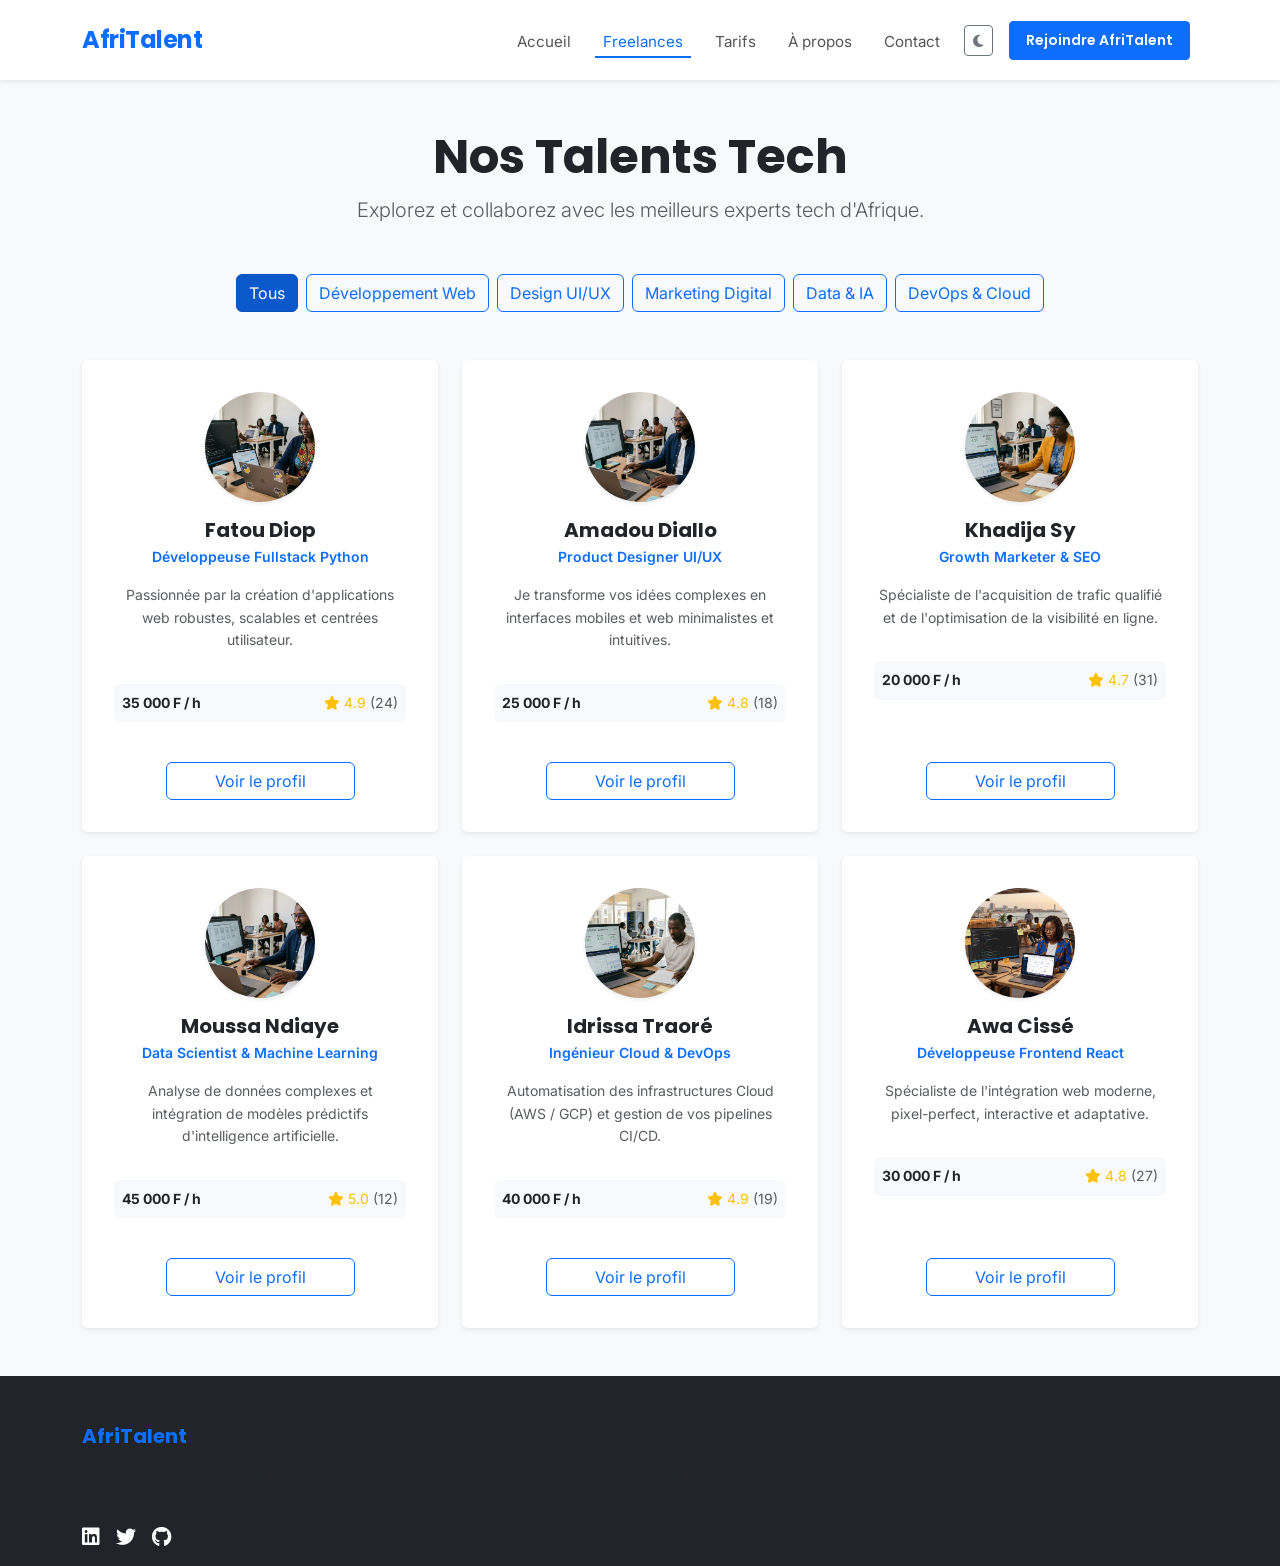
<file: freelances.html>
<!DOCTYPE html>
<html lang="fr">
<head>
    <meta charset="UTF-8">
    <meta name="viewport" content="width=device-width, initial-scale=1.0">
    <title>AfriTalent - Nos Freelances Tech</title>
    <link href="https://cdn.jsdelivr.net/npm/bootstrap@5.3.3/dist/css/bootstrap.min.css" rel="stylesheet">
    <link href="https://cdnjs.cloudflare.com/ajax/libs/font-awesome/6.4.0/css/all.min.css" rel="stylesheet">
    <link rel="stylesheet" href="css/style.css">
</head>
<body>

    <header>
        <nav class="navbar navbar-expand-lg navbar-light bg-light sticky-top shadow-sm" id="mainNavbar">
            <div class="container">
                <a class="navbar-brand fw-bold text-primary" href="index.html">AfriTalent</a>
                
                <button class="navbar-toggler" type="button" data-bs-toggle="collapse" data-bs-target="#navbarNav">
                    <span class="navbar-toggler-icon"></span>
                </button>
                
                <div class="collapse navbar-collapse" id="navbarNav">
                    <ul class="navbar-nav ms-auto align-items-center">
                        <li class="nav-item"><a class="nav-link" href="index.html">Accueil</a></li>
                        <li class="nav-item"><a class="nav-link active" href="freelances.html">Freelances</a></li>
                        <li class="nav-item"><a class="nav-link" href="tarifs.html">Tarifs</a></li>
                        <li class="nav-item"><a class="nav-link" href="about.html">À propos</a></li>
                        <li class="nav-item"><a class="nav-link" href="contact.html">Contact</a></li>
                        
                        <li class="nav-item mx-2">
                            <button class="btn btn-outline-secondary btn-sm" id="darkModeToggle">
                                <i class="fas fa-moon"></i>
                            </button>
                        </li>
                        <li class="nav-item">
                            <a class="btn btn-primary btn-sm px-3" href="#" data-bs-toggle="modal" data-bs-target="#registerModal">Rejoindre AfriTalent</a>
                        </li>
                    </ul>
                </div>
            </div>
        </nav>
    </header>

    <main class="py-5 bg-light">
        <div class="container">
            
            <div class="text-center mb-5">
                <h1 class="display-5 fw-bold text-dark">Nos Talents Tech</h1>
                <p class="lead text-muted">Explorez et collaborez avec les meilleurs experts tech d'Afrique.</p>
            </div>

            <div class="row mb-5">
                <div class="col-12 d-flex justify-content-center">
                    <div class="d-flex flex-wrap justify-content-center gap-2" id="filterContainer">
                        <button class="btn btn-primary filter-btn active" data-filter="all">Tous</button>
                        <button class="btn btn-outline-primary filter-btn" data-filter="web">Développement Web</button>
                        <button class="btn btn-outline-primary filter-btn" data-filter="design">Design UI/UX</button>
                        <button class="btn btn-outline-primary filter-btn" data-filter="marketing">Marketing Digital</button>
                        <button class="btn btn-outline-primary filter-btn" data-filter="data">Data & IA</button>
                        <button class="btn btn-outline-primary filter-btn" data-filter="devops">DevOps & Cloud</button>
                    </div>
                </div>
            </div>

            <div class="row row-cols-1 row-cols-md-2 row-cols-lg-3 g-4 justify-content-center" id="freelanceGrid">
                
                <div class="col freelance-item" data-category="web">
                    <div class="card h-100 border-0 shadow-sm text-center p-3">
                        <div class="d-flex justify-content-center mt-3">
                            <img src="image/dev2.jpeg" class="rounded-circle img-fluid shadow-sm" alt="Fatou Diop" style="width: 110px; height: 110px; object-fit: cover;">
                        </div>
                        <div class="card-body d-flex flex-column align-items-center">
                            <h5 class="card-title fw-bold mb-1">Fatou Diop</h5>
                            <p class="text-primary small fw-semibold mb-3">Développeuse Fullstack Python</p>
                            <p class="card-text text-muted small">Passionnée par la création d'applications web robustes, scalables et centrées utilisateur.</p>
                            
                            <div class="d-flex justify-content-between align-items-center bg-light p-2 rounded my-3 w-100">
                                <span class="small text-dark fw-bold">35 000 F / h</span>
                                <span class="text-warning small">
                                    <i class="fas fa-star"></i> 4.9 <span class="text-muted">(24)</span>
                                </span>
                            </div>
                        </div>
                        <div class="card-footer bg-transparent border-0 mb-2 d-flex justify-content-center">
                            <a href="#" class="btn btn-outline-primary px-5">Voir le profil</a>
                        </div>
                    </div>
                </div>

                <div class="col freelance-item" data-category="design">
                    <div class="card h-100 border-0 shadow-sm text-center p-3">
                        <div class="d-flex justify-content-center mt-3">
                            <img src="image/mou.jpeg" class="rounded-circle img-fluid shadow-sm" alt="Amadou Diallo" style="width: 110px; height: 110px; object-fit: cover;">
                        </div>
                        <div class="card-body d-flex flex-column align-items-center">
                            <h5 class="card-title fw-bold mb-1">Amadou Diallo</h5>
                            <p class="text-primary small fw-semibold mb-3">Product Designer UI/UX</p>
                            <p class="card-text text-muted small">Je transforme vos idées complexes en interfaces mobiles et web minimalistes et intuitives.</p>
                            
                            <div class="d-flex justify-content-between align-items-center bg-light p-2 rounded my-3 w-100">
                                <span class="small text-dark fw-bold">25 000 F / h</span>
                                <span class="text-warning small">
                                    <i class="fas fa-star"></i> 4.8 <span class="text-muted">(18)</span>
                                </span>
                            </div>
                        </div>
                        <div class="card-footer bg-transparent border-0 mb-2 d-flex justify-content-center">
                            <a href="#" class="btn btn-outline-primary px-5">Voir le profil</a>
                        </div>
                    </div>
                </div>

                <div class="col freelance-item" data-category="marketing">
                    <div class="card h-100 border-0 shadow-sm text-center p-3">
                        <div class="d-flex justify-content-center mt-3">
                            <img src="image/kha.jpeg" class="rounded-circle img-fluid shadow-sm" alt="Khadija Sy" style="width: 110px; height: 110px; object-fit: cover;">
                        </div>
                        <div class="card-body d-flex flex-column align-items-center">
                            <h5 class="card-title fw-bold mb-1">Khadija Sy</h5>
                            <p class="text-primary small fw-semibold mb-3">Growth Marketer & SEO</p>
                            <p class="card-text text-muted small">Spécialiste de l'acquisition de trafic qualifié et de l'optimisation de la visibilité en ligne.</p>
                            
                            <div class="d-flex justify-content-between align-items-center bg-light p-2 rounded my-3 w-100">
                                <span class="small text-dark fw-bold">20 000 F / h</span>
                                <span class="text-warning small">
                                    <i class="fas fa-star"></i> 4.7 <span class="text-muted">(31)</span>
                                </span>
                            </div>
                        </div>
                        <div class="card-footer bg-transparent border-0 mb-2 d-flex justify-content-center">
                            <a href="#" class="btn btn-outline-primary px-5">Voir le profil</a>
                        </div>
                    </div>
                </div>

                <div class="col freelance-item" data-category="data">
                    <div class="card h-100 border-0 shadow-sm text-center p-3">
                        <div class="d-flex justify-content-center mt-3">
                            <img src="image/mou.jpeg" class="rounded-circle img-fluid shadow-sm" alt="Moussa Ndiaye" style="width: 110px; height: 110px; object-fit: cover;">
                        </div>
                        <div class="card-body d-flex flex-column align-items-center">
                            <h5 class="card-title fw-bold mb-1">Moussa Ndiaye</h5>
                            <p class="text-primary small fw-semibold mb-3">Data Scientist & Machine Learning</p>
                            <p class="card-text text-muted small">Analyse de données complexes et intégration de modèles prédictifs d'intelligence artificielle.</p>
                            
                            <div class="d-flex justify-content-between align-items-center bg-light p-2 rounded my-3 w-100">
                                <span class="small text-dark fw-bold">45 000 F / h</span>
                                <span class="text-warning small">
                                    <i class="fas fa-star"></i> 5.0 <span class="text-muted">(12)</span>
                                </span>
                            </div>
                        </div>
                        <div class="card-footer bg-transparent border-0 mb-2 d-flex justify-content-center">
                            <a href="#" class="btn btn-outline-primary px-5">Voir le profil</a>
                        </div>
                    </div>
                </div>

                <div class="col freelance-item" data-category="devops">
                    <div class="card h-100 border-0 shadow-sm text-center p-3">
                        <div class="d-flex justify-content-center mt-3">
                            <img src="image/id.jpeg" class="rounded-circle img-fluid shadow-sm" alt="Idrissa Traoré" style="width: 110px; height: 110px; object-fit: cover;">
                        </div>
                        <div class="card-body d-flex flex-column align-items-center">
                            <h5 class="card-title fw-bold mb-1">Idrissa Traoré</h5>
                            <p class="text-primary small fw-semibold mb-3">Ingénieur Cloud & DevOps</p>
                            <p class="card-text text-muted small">Automatisation des infrastructures Cloud (AWS / GCP) et gestion de vos pipelines CI/CD.</p>
                            
                            <div class="d-flex justify-content-between align-items-center bg-light p-2 rounded my-3 w-100">
                                <span class="small text-dark fw-bold">40 000 F / h</span>
                                <span class="text-warning small">
                                    <i class="fas fa-star"></i> 4.9 <span class="text-muted">(19)</span>
                                </span>
                            </div>
                        </div>
                        <div class="card-footer bg-transparent border-0 mb-2 d-flex justify-content-center">
                            <a href="#" class="btn btn-outline-primary px-5">Voir le profil</a>
                        </div>
                    </div>
                </div>

                <div class="col freelance-item" data-category="web">
                    <div class="card h-100 border-0 shadow-sm text-center p-3">
                        <div class="d-flex justify-content-center mt-3">
                            <img src="image/aw.jpeg" class="rounded-circle img-fluid shadow-sm" alt="Awa Cissé" style="width: 110px; height: 110px; object-fit: cover;">
                        </div>
                        <div class="card-body d-flex flex-column align-items-center">
                            <h5 class="card-title fw-bold mb-1">Awa Cissé</h5>
                            <p class="text-primary small fw-semibold mb-3">Développeuse Frontend React</p>
                            <p class="card-text text-muted small">Spécialiste de l'intégration web moderne, pixel-perfect, interactive et adaptative.</p>
                            
                            <div class="d-flex justify-content-between align-items-center bg-light p-2 rounded my-3 w-100">
                                <span class="small text-dark fw-bold">30 000 F / h</span>
                                <span class="text-warning small">
                                    <i class="fas fa-star"></i> 4.8 <span class="text-muted">(27)</span>
                                </span>
                            </div>
                        </div>
                        <div class="card-footer bg-transparent border-0 mb-2 d-flex justify-content-center">
                            <a href="#" class="btn btn-outline-primary px-5">Voir le profil</a>
                        </div>
                    </div>
                </div>

            </div>
        </div>
    </main>

    <footer class="bg-dark text-white pt-5 pb-3">
        <div class="container">
            <div class="row g-4">
                <div class="col-md-3">
                    <h5 class="fw-bold text-primary mb-3">AfriTalent</h5>
                    <p class="text-muted small">La première communauté des experts de la tech en Afrique.</p>
                    <div class="d-flex gap-2">
                        <a href="#" class="text-white me-2"><i class="fab fa-linkedin fa-lg"></i></a>
                        <a href="#" class="text-white me-2"><i class="fab fa-twitter fa-lg"></i></a>
                        <a href="#" class="text-white"><i class="fab fa-github fa-lg"></i></a>
                    </div>
                </div>
                <div class="col-md-3">
                    <h5 class="fw-bold mb-3">Liens utiles</h5>
                    <ul class="list-unstyled text-muted small">
                        <li><a href="index.html" class="text-decoration-none text-reset">Accueil</a></li>
                        <li><a href="freelances.html" class="text-decoration-none text-reset">Trouver un freelance</a></li>
                        <li><a href="tarifs.html" class="text-decoration-none text-reset">Nos Tarifs</a></li>
                    </ul>
                </div>
                <div class="col-md-3">
                    <h5 class="fw-bold mb-3">Ressources</h5>
                    <ul class="list-unstyled text-muted small">
                        <li><a href="#" class="text-decoration-none text-reset">Blog</a></li>
                        <li><a href="#" class="text-decoration
                             <div class="col-md-3">
</file>
<file: css/style.css>
/* --------------------------------------------------------------------------
   1. IMPORTATIONS DES POLICES (Google Fonts - 2 polices requises)
   -------------------------------------------------------------------------- */
/* Poppins pour les titres expressifs et Inter pour un corps de texte lisible */
@import url('https://fonts.googleapis.com/css2?family=Inter:wght@400;500;600&family=Poppins:wght@600;700;800&display=swap');

/* --------------------------------------------------------------------------
   2. VARIABLES CSS (Custom Properties - Définies dans :root, minimum 6)
   -------------------------------------------------------------------------- */
:root {
    /* Palette de couleurs cohérente (Maximum 5 couleurs principales) */
    --primary-color: #0d6efd;       /* Bleu principal AfriTalent */
    --secondary-color: #198754;     /* Vert d'accentuation pour les succès/badges */
    --dark-color: #212529;          /* Teinte sombre pour les textes et titres */
    --light-color: #f8f9fa;         /* Fond clair pour le site */
    
    /* Variables de Typographie */
    --font-heading: 'Poppins', sans-serif;
    --font-body: 'Inter', sans-serif;
    
    /* Variables d'Espacement et Design */
    --spacing-standard: 1.5rem;
    --transition-base: all 0.3s ease-in-out;
}

/* --------------------------------------------------------------------------
   3. RESET CSS & STYLES DE BASE (Marges, paddings, body)
   -------------------------------------------------------------------------- */
*, ::after, ::before {
    margin: 0;
    padding: 0;
    box-sizing: border-box;
}

body {
    font-family: var(--font-body);
    color: var(--dark-color);
    background-color: var(--light-color);
    line-height: 1.6;
    overflow-x: hidden;
}

/* Application de la police expressive aux titres */
h1, h2, h3, h4, h5, h6 {
    font-family: var(--font-heading);
    color: var(--dark-color);
    font-weight: 700;
}

/* Styles de base pour les liens */
a {
    transition: var(--transition-base);
}

/* --------------------------------------------------------------------------
   4. STYLISATION DE LA NAVBAR (Logo visible, liens alignés)
   -------------------------------------------------------------------------- */
/* Conteneur principal de la navigation */
.navbar {
    background-color: #ffffff !important;
    padding-top: 1rem;
    padding-bottom: 1rem;
    transition: var(--transition-base);
}

/* Mise en valeur du logo AfriTalent */
.navbar-brand {
    font-family: var(--font-heading);
    font-size: 1.5rem;
    letter-spacing: -0.5px;
}

/* Alignement et espacement des liens de navigation */
.navbar-nav .nav-item {
    margin-left: 0.5rem;
    margin-right: 0.5rem;
}

.nav-link {
    font-size: 0.95rem;
    color: #555555 !important;
    position: relative;
    padding-bottom: 0.25rem !important;
}

/* Changement de couleur au survol et état actif */
.nav-link:hover,
.nav-link.active {
    color: var(--primary-color) !important;
}

/* Effet esthétique d'alignement sous les liens de la navbar */
.nav-link::after {
    content: '';
    position: absolute;
    width: 0;
    height: 2px;
    bottom: 0;
    left: 0;
    background-color: var(--primary-color);
    transition: var(--transition-base);
}

.nav-link:hover::after,
.nav-link.active::after {
    width: 100%;
}

/* Ajustement pour le bouton CTA dans la navbar */
.navbar .btn-primary {
    font-family: var(--font-heading);
    font-weight: 600;
    padding: 0.5rem 1.25rem;
}
/* ==========================================================================
   PROJET : AfriTalent - Feuille de style principale (style.css)
   COMMIT 4 : CSS : Bento Grid, sections hero et catégories, effets hover
   ========================================================================== */

/* --------------------------------------------------------------------------
   1. IMPORTATIONS DES POLICES (Google Fonts - Identique Commit 3)
   -------------------------------------------------------------------------- */
@import url('https://fonts.googleapis.com/css2?family=Inter:wght@400;500;600&family=Poppins:wght@600;700;800&display=swap');

/* --------------------------------------------------------------------------
   2. VARIABLES CSS (Custom Properties - Identique Commit 3)
   -------------------------------------------------------------------------- */
:root {
    --primary-color: #0d6efd;       
    --secondary-color: #198754;     
    --dark-color: #212529;          
    --light-color: #f8f9fa;         
    --font-heading: 'Poppins', sans-serif;
    --font-body: 'Inter', sans-serif;
    --spacing-standard: 1.5rem;
    --transition-base: all 0.3s ease-in-out;
    
    /* Nouvelle variable ajoutée pour les arrondis de cartes style Bento 2026 */
    --border-radius-bento: 1.25rem;
}

/* --------------------------------------------------------------------------
   3. RESET CSS & STYLES DE BASE (Identique Commit 3)
   -------------------------------------------------------------------------- */
*, ::after, ::before {
    margin: 0;
    padding: 0;
    box-sizing: border-box;
}

body {
    font-family: var(--font-body);
    color: var(--dark-color);
    background-color: var(--light-color);
    line-height: 1.6;
    overflow-x: hidden;
}

h1, h2, h3, h4, h5, h6 {
    font-family: var(--font-heading);
    color: var(--dark-color);
    font-weight: 700;
}

a {
    text-decoration: none;
    transition: var(--transition-base);
}

/* --------------------------------------------------------------------------
   4. STYLISATION DE LA NAVBAR (Identique Commit 3)
   -------------------------------------------------------------------------- */
.navbar {
    background-color: #ffffff !important;
    padding-top: 1rem;
    padding-bottom: 1rem;
    transition: var(--transition-base);
}

.navbar-brand {
    font-family: var(--font-heading);
    font-size: 1.5rem;
    letter-spacing: -0.5px;
}

.navbar-nav .nav-item {
    margin-left: 0.5rem;
    margin-right: 0.5rem;
}

.nav-link {
    font-size: 0.95rem;
    color: #555555 !important;
    position: relative;
    padding-bottom: 0.25rem !important;
}

.nav-link:hover,
.nav-link.active {
    color: var(--primary-color) !important;
}

.nav-link::after {
    content: '';
    position: absolute;
    width: 0;
    height: 2px;
    bottom: 0;
    left: 0;
    background-color: var(--primary-color);
    transition: var(--transition-base);
}

.nav-link:hover::after,
.nav-link.active::after {
    width: 100%;
}

.navbar .btn-primary {
    font-family: var(--font-heading);
    font-weight: 600;
    padding: 0.5rem 1.25rem;
}

/* ==========================================================================
   NOUVEAUTÉS DU COMMIT 4 : COMPOSANTS ET DESIGN DE LA PAGE D'ACCUEIL
   ========================================================================== */

/* --------------------------------------------------------------------------
   5. SECTION HERO (Disposition asymétrique et typographie expressive)
   -------------------------------------------------------------------------- */
.hero-section {
    padding: 5rem 0;
    background-color: #ffffff;
}

/* Typographie de grande taille et expressive (Style 2026) */
.hero-title {
    font-size: 3.5rem;
    line-height: 1.15;
    letter-spacing: -1.5px;
    margin-bottom: 1.5rem;
}

/* Effet de dégradé sur le texte pour accentuer le mot-clé principal */
.text-gradient {
    background: linear-gradient(45deg, var(--primary-color), #00c6ff);
    -webkit-background-clip: text;
    -webkit-text-fill-color: transparent;
}

/* Image asymétrique avec rotation légère et ombrage stylisé */
.hero-image-wrapper {
    position: relative;
    padding: 1rem;
}

.hero-image-wrapper img {
    border-radius: var(--border-radius-bento);
    box-shadow: 0 20px 40px rgba(0, 0, 0, 0.08);
    transform: rotate(1deg);
    transition: var(--transition-base);
}

.hero-image-wrapper img:hover {
    transform: rotate(0deg) scale(1.02);
}

/* --------------------------------------------------------------------------
   6. SECTION "COMMENT ÇA MARCHE" (Mise en page moderne en Bento Grid)
   -------------------------------------------------------------------------- */
.bento-grid {
    display: grid;
    grid-template-columns: repeat(12, 1fr);
    grid-auto-rows: minmax(220px, auto);
    gap: 1.5rem;
    margin-top: 2rem;
}
.card{
    grid-row: inherit;
    grid-column: span 3;
}
/* Style de base d'une carte/boîte Bento */
.bento-card {
    background-color: #ffffff;
    padding: 2.5rem;
    border-radius: var(--border-radius-bento);
    box-shadow: 0 4px 15px rgba(0, 0, 0, 0.02);
    border: 1px solid rgba(0, 0, 0, 0.05);
    transition: var(--transition-base);
    display: flex;
    flex-column: column;
    justify-content: space-between;
}

/* Configuration de la grille asymétrique (Desktop) */
.bento-card-large {
    grid-column: span 7;
}

.bento-card-medium {
    grid-column: span 5;
}

/* Numéro d'étape stylisé et icônes */
.bento-step-num {
    font-size: 0.9rem;
    font-weight: 800;
    text-decoration: uppercase;
    color: var(--primary-color);
    letter-spacing: 1px;
    margin-bottom: 0.5rem;
}

.bento-icon {
    font-size: 2rem;
    color: var(--primary-color);
    margin-bottom: 1.5rem;
}

/* Effet hover sur le Bento */
.bento-card:hover {
    transform: translateY(-5px);
    box-shadow: 0 12px 30px rgba(0, 0, 0, 0.06);
    border-color: rgba(13, 110, 253, 0.2);
}

/* --------------------------------------------------------------------------
   7. SECTION "CATÉGORIES DE SERVICES" (Effets hover CSS avancés)
   -------------------------------------------------------------------------- */
.category-card {
    background-color: #ffffff;
    border: 1px solid rgba(0, 0, 0, 0.06);
    border-radius: var(--border-radius-bento);
    padding: 2rem;
    text-align: center;
    height: 100%;
    /* Transition fluide pour l'ombre et la transformation */
    transition: transform 0.4s cubic-bezier(0.165, 0.84, 0.44, 1), 
                box-shadow 0.4s cubic-bezier(0.165, 0.84, 0.44, 1),
                border-color 0.3s ease;
}

.category-icon-wrapper {
    width: 60px;
    height: 60px;
    background-color: rgba(13, 110, 253, 0.06);
    color: var(--primary-color);
    border-radius: 50%;
    display: flex;
    align-items: center;
    justify-content: center;
    margin: 0 auto 1.5rem auto;
    font-size: 1.5rem;
    transition: var(--transition-base);
}

[span_3](start_span)/* Éléments Hover demandés : Ombre prononcée, transformation de déplacement et de couleur[span_3](end_span) */
.category-card:hover {
    transform: translateY(-10px); /* Déplacement vers le haut */
    box-shadow: 0 20px 40px rgba(13, 110, 253, 0.08); /* Ombre portée douce */
    border-color: rgba(13, 110, 253, 0.25);
}

.category-card:hover .category-icon-wrapper {
    background-color: var(--primary-color);
    color: #ffffff;
    transform: scale(1.1);
}

/* --------------------------------------------------------------------------
   8. SECTION TÉMOIGNAGES (Carousel Bootstrap fonctionnel)
   -------------------------------------------------------------------------- */
.testimonials-section {
    background-color: #ffffff;
    padding: 5rem 0;
}

.testimonial-item {
    max-width: 700px;
    margin: 0 auto;
    padding: 1rem;
}

.testimonial-avatar {
    width: 80px;
    height: 80px;
    border-radius: 50%;
    object-fit: cover;
    border: 3px solid rgba(13, 110, 253, 0.15);
    margin-bottom: 1.5rem;
}

.testimonial-stars {
    color: #ffc107; /* Couleur or pour les icônes étoiles FontAwesome */
    margin-bottom: 1rem;
}

/* Personnalisation esthétique des boutons flèches du carousel Bootstrap */
.carousel-control-prev-icon,
.carousel-control-next-icon {
    background-color: var(--dark-color);
    border-radius: 50%;
    padding: 1.25rem;
    background-size: 50%;
}
/* ==========================================================================
   PROJET : AfriTalent - Feuille de style principale (style.css)
   COMMIT 5 : CSS : responsive design mobile et tablette, media queries
   ========================================================================== */

/* --------------------------------------------------------------------------
   1. IMPORTATIONS DES POLICES (Google Fonts - Identique Commit 3 & 4)
   -------------------------------------------------------------------------- */
@import url('https://fonts.googleapis.com/css2?family=Inter:wght@400;500;600&family=Poppins:wght@600;700;800&display=swap');

/* --------------------------------------------------------------------------
   2. VARIABLES CSS (Custom Properties - Identique Commit 3 & 4)
   -------------------------------------------------------------------------- */
:root {
    --primary-color: #0d6efd;       
    --secondary-color: #198754;     
    --dark-color: #212529;          
    --light-color: #f8f9fa;         
    --font-heading: 'Poppins', sans-serif;
    --font-body: 'Inter', sans-serif;
    --spacing-standard: 1.5rem;
    --transition-base: all 0.3s ease-in-out;
    --border-radius-bento: 1.25rem;
}

/* --------------------------------------------------------------------------
   3. RESET CSS & STYLES DE BASE (Identique Commit 3 & 4)
   -------------------------------------------------------------------------- */
*, ::after, ::before {
    margin: 0;
    padding: 0;
    box-sizing: border-box;
}

body {
    font-family: var(--font-body);
    color: var(--dark-color);
    background-color: var(--light-color);
    line-height: 1.6;
    overflow-x: hidden;
}

h1, h2, h3, h4, h5, h6 {
    font-family: var(--font-heading);
    color: var(--dark-color);
    font-weight: 700;
}

a {
    text-decoration: none;
    transition: var(--transition-base);
}

/* --------------------------------------------------------------------------
   4. STYLISATION DE LA NAVBAR (Adaptations pour le menu mobile incluses)
   -------------------------------------------------------------------------- */
.navbar {
    background-color: #ffffff !important;
    padding-top: 1rem;
    padding-bottom: 1rem;
    transition: var(--transition-base);
}

.navbar-brand {
    font-family: var(--font-heading);
    font-size: 1.5rem;
    letter-spacing: -0.5px;
}

.navbar-nav .nav-item {
    margin-left: 0.5rem;
    margin-right: 0.5rem;
}

.nav-link {
    font-size: 0.95rem;
    color: #555555 !important;
    position: relative;
    padding-bottom: 0.25rem !important;
}

.nav-link:hover,
.nav-link.active {
    color: var(--primary-color) !important;
}

/* Soulignement esthétique masqué par défaut sur mobile pour éviter les bugs visuels */
@media (min-width: 992px) {
    .nav-link::after {
        content: '';
        position: absolute;
        width: 0;
        height: 2px;
        bottom: 0;
        left: 0;
        background-color: var(--primary-color);
        transition: var(--transition-base);
    }

    .nav-link:hover::after,
    .nav-link.active::after {
        width: 100%;
    }
}

.navbar .btn-primary {
    font-family: var(--font-heading);
    font-weight: 600;
    padding: 0.5rem 1.25rem;
}

/* --------------------------------------------------------------------------
   5. SECTION HERO (Style de base - Desktop)
   -------------------------------------------------------------------------- */
.hero-section {
    padding: 5rem 0;
    background-color: #ffffff;
}

.hero-title {
    font-size: 3.5rem;
    line-height: 1.15;
    letter-spacing: -1.5px;
    margin-bottom: 1.5rem;
}

.text-gradient {
    background: linear-gradient(45deg, var(--primary-color), #00c6ff);
    -webkit-background-clip: text;
    -webkit-text-fill-color: transparent;
}

.hero-image-wrapper {
    position: relative;
    padding: 1rem;
}

.hero-image-wrapper img {
    border-radius: var(--border-radius-bento);
    box-shadow: 0 20px 40px rgba(0, 0, 0, 0.08);
    transform: rotate(1deg);
    transition: var(--transition-base);
}

.hero-image-wrapper img:hover {
    transform: rotate(0deg) scale(1.02);
}

/* --------------------------------------------------------------------------
   6. SECTION "COMMENT ÇA MARCHE" (Bento Grid - Structure Desktop)
   -------------------------------------------------------------------------- */
.bento-grid {
    display: grid;
    grid-template-columns: repeat(12, 1fr);
    grid-auto-rows: minmax(220px, auto);
    gap: 1.5rem;
    margin-top: 2rem;
}

.bento-card {
    background-color: #ffffff;
    padding: 2.5rem;
    border-radius: var(--border-radius-bento);
    box-shadow: 0 4px 15px rgba(0, 0, 0, 0.02);
    border: 1px solid rgba(0, 0, 0, 0.05);
    transition: var(--transition-base);
    display: flex;
    flex-direction: column;
    justify-content: space-between;
}

.bento-card-large {
    grid-column: span 7;
}

.bento-card-medium {
    grid-column: span 5;
}

.bento-step-num {
    font-size: 0.9rem;
    font-weight: 800;
    text-uppercase: uppercase;
    color: var(--primary-color);
    letter-spacing: 1px;
    margin-bottom: 0.5rem;
}

.bento-icon {
    font-size: 2rem;
    color: var(--primary-color);
    margin-bottom: 1.5rem;
}

.bento-card:hover {
    transform: translateY(-5px);
    box-shadow: 0 12px 30px rgba(0, 0, 0, 0.06);
    border-color: rgba(13, 110, 253, 0.2);
}

/* --------------------------------------------------------------------------
   7. SECTIONS CATÉGORIES & TÉMOIGNAGES (Identique Commit 4)
   -------------------------------------------------------------------------- */
.category-card {
    background-color: #ffffff;
    border: 1px solid rgba(0, 0, 0, 0.06);
    border-radius: var(--border-radius-bento);
    padding: 2rem;
    text-align: center;
    height: 100%;
    transition: transform 0.4s cubic-bezier(0.165, 0.84, 0.44, 1), 
                box-shadow 0.4s cubic-bezier(0.165, 0.84, 0.44, 1),
                border-color 0.3s ease;
}

.category-icon-wrapper {
    width: 60px;
    height: 60px;
    background-color: rgba(13, 110, 253, 0.06);
    color: var(--primary-color);
    border-radius: 50%;
    display: flex;
    align-items: center;
    justify-content: center;
    margin: 0 auto 1.5rem auto;
    font-size: 1.5rem;
    transition: var(--transition-base);
}

.category-card:hover {
    transform: translateY(-10px);
    box-shadow: 0 20px 40px rgba(13, 110, 253, 0.08);
    border-color: rgba(13, 110, 253, 0.25);
}

.category-card:hover .category-icon-wrapper {
    background-color: var(--primary-color);
    color: #ffffff;
    transform: scale(1.1);
}

.testimonials-section {
    background-color: #ffffff;
    padding: 5rem 0;
}

.testimonial-item {
    max-width: 700px;
    margin: 0 auto;
    padding: 1rem;
}

.testimonial-avatar {
    width: 80px;
    height: 80px;
    border-radius: 50%;
    object-fit: cover;
    border: 3px solid rgba(13, 110, 253, 0.15);
    margin-bottom: 1.5rem;
}

.testimonial-stars {
    color: #ffc107;
    margin-bottom: 1rem;
}

.carousel-control-prev-icon,
.carousel-control-next-icon {
    background-color: var(--dark-color);
    border-radius: 50%;
    padding: 1.25rem;
    background-size: 50%;
}


/* ==========================================================================
   NOUVEAUTÉS DU COMMIT 5 : RESPONSIVE DESIGN & MEDIA QUERIES OBLIGATOIRES
   ========================================================================== */

/* --------------------------------------------------------------------------
   8. MEDIA QUERY : ADAPTATION TABLETTE (Écrans inférieurs à 992px)
   -------------------------------------------------------------------------- */
@media (max-width: 992px) {
    /* Navbar Hamburger : Espacement des liens empilés verticalement */
    .navbar-collapse {
        background-color: #ffffff;
        padding: 1rem;
        border-radius: 0.5rem;
        box-shadow: 0 10px 20px rgba(0,0,0,0.05);
        margin-top: 1rem;
    }
    
    .navbar-nav .nav-item {
        margin: 0.5rem 0;
        width: 100%;
        text-align: center;
    }
    
    .navbar .btn-primary {
        width: 100%; /* Le bouton CTA s'adapte à la largeur du menu déroulé */
        margin-top: 0.5rem;
    }

    /* Section Hero : Ajustement de la typographie et centrage */
    .hero-section {
        padding: 3.5rem 0;
        text-center: center;
    }

    .hero-title {
        font-size: 2.8rem; /* Plus compact pour l'écran tablette */
    }
    
    /* Correction de l'alignement asymétrique sur tablette */
    .hero-image-wrapper {
        margin-top: 2rem;
        display: flex;
        justify-content: center;
    }
    
    .hero-image-wrapper img {
        transform: rotate(0deg); /* Annulation de la rotation */
        max-width: 85%;
    }

    /* Bento Grid : Passage d'un flux asymétrique à un flux vertical linéaire */
    .bento-grid {
        grid-template-columns: 1fr; /* Une seule colonne */
        grid-auto-rows: auto;
    }

    .bento-card-large, 
    .bento-card-medium {
        grid-column: span 1; /* Occupe toute la largeur de la colonne */
        padding: 2rem;
    }
}

/* --------------------------------------------------------------------------
   9. MEDIA QUERY : ADAPTATION SMARTPHONE MOBILE (Écrans inférieurs à 576px / 375px)
   -------------------------------------------------------------------------- */
@media (max-width: 576px) {
    /* Réduction globale des espacements pour maximiser l'espace utile */
    .hero-section,
    .testimonials-section,
    main {
        padding: 2.5rem 0 !important;
    }

    /* Typographie ultra-expressive mais calibrée pour éviter les coupures (375px) */
    .hero-title {
        font-size: 2.1rem;
        letter-spacing: -0.8px;
    }
    
    .display-5 {
        font-size: 1.85rem !important; /* Pour les titres de vos autres pages */
    }

    /* Ajustement des cartes Bento sur mobile */
    .bento-card {
        padding: 1.5rem;
    }

    .bento-icon {
        margin-bottom: 1rem;
    }
    
    /* Optimisation des marges des éléments Bootstrap empilés */
    .card, .category-card {
        margin-bottom: 0.5rem;
    }
}
</file>
